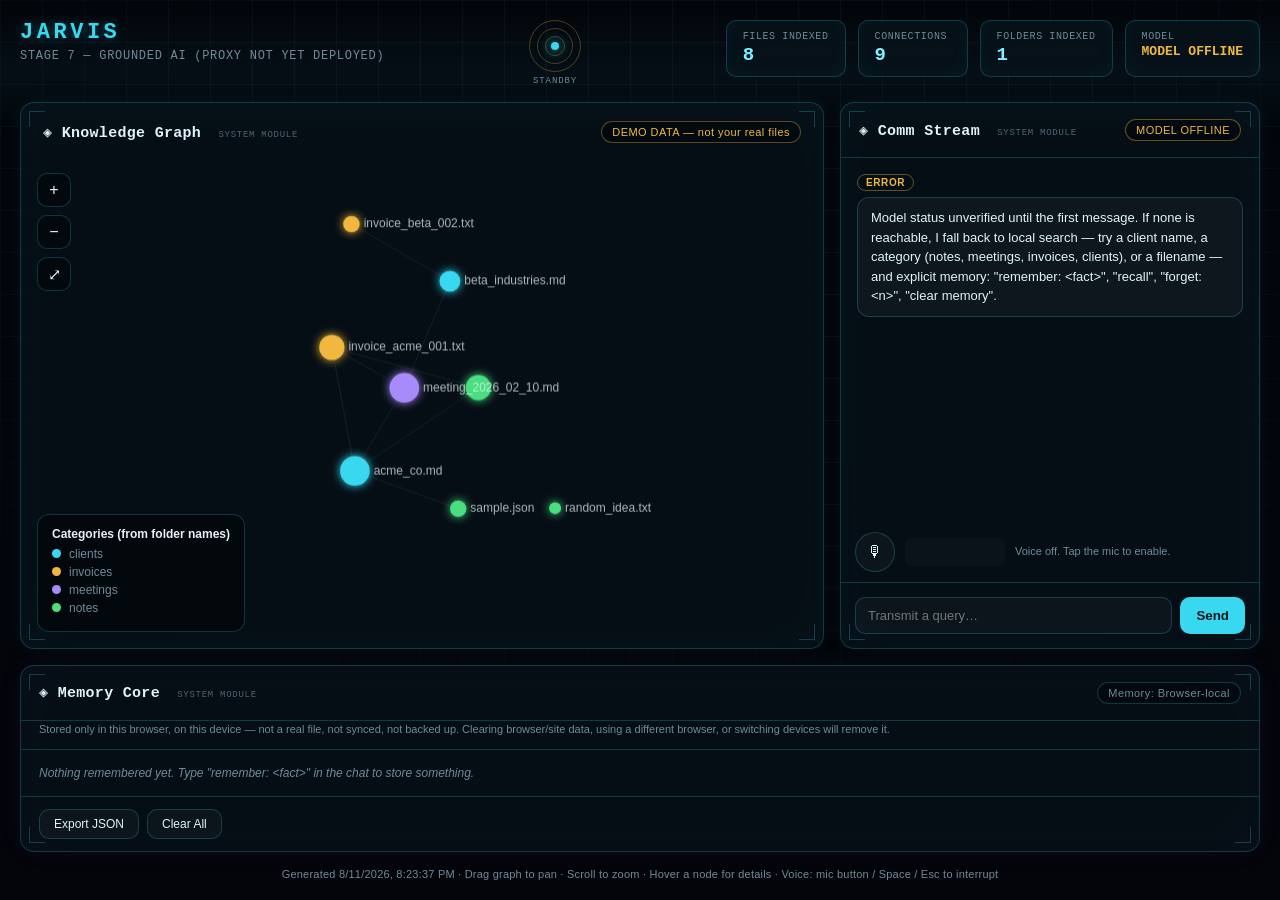
<file: index.html>
<!DOCTYPE html>
<html lang="en">
<head>
<meta charset="UTF-8" />
<meta name="viewport" content="width=device-width, initial-scale=1.0, viewport-fit=cover" />
<title>Jarvis — HUD</title>
<link rel="stylesheet" href="style.css" />
</head>
<body>
  <div id="hud-grid" aria-hidden="true"></div>
  <div id="hud-scanline" aria-hidden="true"></div>

  <div id="app">
    <header id="hud-header">
      <div class="brand">
        <div class="wordmark">JARVIS</div>
        <div class="subtitle">Stage 7 — Grounded AI (proxy not yet deployed)</div>
      </div>

      <div id="hud-core-wrap" aria-hidden="true">
        <div id="hud-core" data-hud-state="idle">
          <div class="hud-core-ring hud-core-ring-1"></div>
          <div class="hud-core-ring hud-core-ring-2"></div>
          <div class="hud-core-ring hud-core-ring-3"></div>
          <div class="hud-core-dot"></div>
        </div>
        <div id="hud-core-label">STANDBY</div>
      </div>

      <div class="stats">
        <div class="stat-chip">
          <div class="label">Files Indexed</div>
          <div class="value" id="stat-files">—</div>
        </div>
        <div class="stat-chip">
          <div class="label">Connections</div>
          <div class="value" id="stat-connections">—</div>
        </div>
        <div class="stat-chip">
          <div class="label">Folders Indexed</div>
          <div class="value" id="stat-folders">—</div>
        </div>
        <div class="stat-chip">
          <div class="label">Model</div>
          <div class="value" id="model-badge" style="font-size:13px;">—</div>
        </div>
      </div>
    </header>

    <div class="body-columns">
    <main class="hud-module">
      <div class="panel-header">
        <div class="title">◈ Knowledge Graph <span class="hud-module-tag">SYSTEM MODULE</span></div>
        <span class="badge demo" id="mode-badge">DEMO DATA — not your real files</span>
      </div>
      <div class="toolbar">
        <button id="zoom-in" title="Zoom in">+</button>
        <button id="zoom-out" title="Zoom out">−</button>
        <button id="zoom-reset" title="Reset view">⤢</button>
      </div>
      <canvas id="graph-canvas"></canvas>
      <div class="legend">
        <div style="color:#e6f1f5;font-weight:600;margin-bottom:6px;">Categories (from folder names)</div>
        <div id="legend-body"></div>
      </div>
      <div class="tooltip" id="tooltip"></div>
      <div class="hud-corner hud-corner-tl" aria-hidden="true"></div>
      <div class="hud-corner hud-corner-tr" aria-hidden="true"></div>
      <div class="hud-corner hud-corner-bl" aria-hidden="true"></div>
      <div class="hud-corner hud-corner-br" aria-hidden="true"></div>
    </main>

    <section id="chat-panel" class="hud-module">
      <div class="panel-header static">
        <div class="title">◈ Comm Stream <span class="hud-module-tag">SYSTEM MODULE</span></div>
        <span class="badge offline" id="model-badge-2">MODEL OFFLINE</span>
      </div>
      <div id="chat-log"></div>
      <div id="voice-row">
        <button id="mic-btn" type="button" title="Voice mode">🎙</button>
        <canvas id="reactor-canvas" width="200" height="40"></canvas>
        <span id="voice-status" data-state="idle"></span>
      </div>
      <form id="chat-form">
        <input id="chat-input" type="text" placeholder="Transmit a query…" autocomplete="off" />
        <button type="submit">Send</button>
      </form>
      <div class="hud-corner hud-corner-tl" aria-hidden="true"></div>
      <div class="hud-corner hud-corner-tr" aria-hidden="true"></div>
      <div class="hud-corner hud-corner-bl" aria-hidden="true"></div>
      <div class="hud-corner hud-corner-br" aria-hidden="true"></div>
    </section>
    </div>

    <section id="memory-panel" class="hud-module">
      <div class="panel-header static">
        <div class="title">◈ Memory Core <span class="hud-module-tag">SYSTEM MODULE</span></div>
        <span class="badge memory-badge" id="memory-badge">Memory: Browser-local</span>
      </div>
      <div class="memory-disclaimer">
        Stored only in this browser, on this device — not a real file, not synced, not backed up. Clearing browser/site data, using a different browser, or switching devices will remove it.
      </div>
      <div id="memory-list"></div>
      <div class="memory-actions">
        <button id="memory-export-btn" type="button">Export JSON</button>
        <button id="memory-clear-btn" type="button">Clear All</button>
      </div>
      <div class="hud-corner hud-corner-tl" aria-hidden="true"></div>
      <div class="hud-corner hud-corner-tr" aria-hidden="true"></div>
      <div class="hud-corner hud-corner-bl" aria-hidden="true"></div>
      <div class="hud-corner hud-corner-br" aria-hidden="true"></div>
    </section>

    <footer>
      Generated <span id="generated-at">—</span> · Drag graph to pan · Scroll to zoom · Hover a node for details · Voice: mic button / Space / Esc to interrupt
    </footer>
  </div>

  <script src="graph-data.js"></script>
  <script src="graph.js"></script>
  <script src="search-data.js"></script>
  <script src="memory.js"></script>
  <script src="tools.js"></script>
  <script src="context.js"></script>
  <script src="llm.js"></script>
  <script src="chat.js"></script>
  <script src="voice.js"></script>
  <script src="memory-ui.js"></script>
  <script src="hud.js"></script>
</body>
</html>
</file>
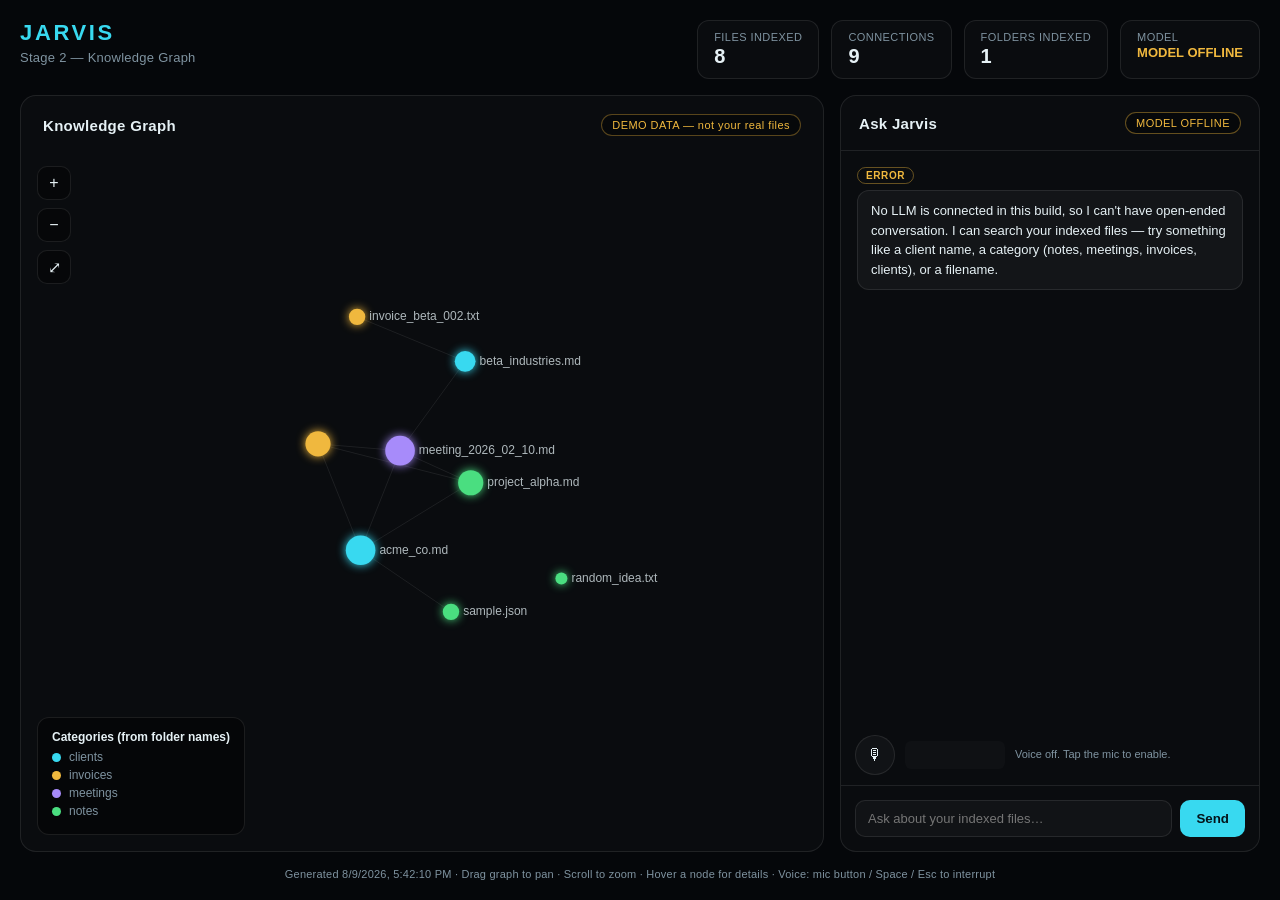
<file: jarvis-stage4-preview.html>
<!DOCTYPE html>
<html lang="en">
<head>
<meta charset="UTF-8" />
<meta name="viewport" content="width=device-width, initial-scale=1.0" />
<title>Jarvis — Knowledge Graph</title>
<style>:root {
  --bg: #05070a;
  --panel: rgba(255, 255, 255, 0.025);
  --panel-border: rgba(255, 255, 255, 0.09);
  --accent: #38d9f0;
  --accent-dim: rgba(56, 217, 240, 0.35);
  --text: #e6f1f5;
  --text-dim: #7f93a0;
  --radius: 16px;
}

* { box-sizing: border-box; }

html, body {
  margin: 0;
  padding: 0;
  background: var(--bg);
  color: var(--text);
  font-family: -apple-system, BlinkMacSystemFont, "Segoe UI", Inter, Roboto, sans-serif;
  height: 100%;
  overflow: hidden;
}

#app {
  display: flex;
  flex-direction: column;
  height: 100vh;
  padding: 20px;
  gap: 16px;
}

header {
  display: flex;
  justify-content: space-between;
  align-items: flex-start;
  flex-wrap: wrap;
  gap: 16px;
}

.brand {
  display: flex;
  flex-direction: column;
  gap: 4px;
}

.brand .wordmark {
  font-size: 22px;
  font-weight: 700;
  letter-spacing: 0.12em;
  color: var(--accent);
}

.brand .subtitle {
  font-size: 13px;
  color: var(--text-dim);
  letter-spacing: 0.02em;
}

.stats {
  display: flex;
  gap: 12px;
  flex-wrap: wrap;
}

.stat-chip {
  background: var(--panel);
  border: 1px solid var(--panel-border);
  border-radius: 12px;
  padding: 10px 16px;
  min-width: 110px;
}

.stat-chip .label {
  font-size: 11px;
  color: var(--text-dim);
  letter-spacing: 0.04em;
  text-transform: uppercase;
}

.stat-chip .value {
  font-size: 20px;
  font-weight: 600;
  margin-top: 2px;
}

main {
  flex: 1;
  min-height: 0;
  background: var(--panel);
  border: 1px solid var(--panel-border);
  border-radius: var(--radius);
  position: relative;
  overflow: hidden;
}

.body-columns {
  flex: 1;
  min-height: 0;
  display: flex;
  gap: 16px;
}
.body-columns main { flex: 1.4; }

#chat-panel {
  flex: 1;
  min-width: 280px;
  max-width: 420px;
  min-height: 0;
  background: var(--panel);
  border: 1px solid var(--panel-border);
  border-radius: var(--radius);
  display: flex;
  flex-direction: column;
  overflow: hidden;
}

.panel-header.static {
  position: static;
  pointer-events: auto;
  border-bottom: 1px solid var(--panel-border);
  padding: 16px 18px;
}

#chat-log {
  flex: 1;
  min-height: 0;
  overflow-y: auto;
  padding: 16px;
  display: flex;
  flex-direction: column;
  gap: 12px;
}

.msg { display: flex; flex-direction: column; gap: 4px; }
.msg-user .bubble {
  align-self: flex-end;
  background: rgba(56, 217, 240, 0.12);
  border: 1px solid var(--accent-dim);
  color: var(--text);
}
.msg-assistant .bubble {
  background: rgba(255, 255, 255, 0.04);
  border: 1px solid var(--panel-border);
}
.bubble {
  border-radius: 12px;
  padding: 10px 13px;
  font-size: 13px;
  line-height: 1.5;
}
.msg-meta {
  font-size: 10.5px;
  color: var(--text-dim);
  padding: 0 4px;
}

.tag {
  font-size: 10px;
  letter-spacing: 0.06em;
  font-weight: 700;
  padding: 2px 8px;
  border-radius: 999px;
  width: fit-content;
  margin-bottom: 2px;
}
.tag-search { color: #4ade80; border: 1px solid rgba(74, 222, 128, 0.4); }
.tag-error { color: #f0b83e; border: 1px solid rgba(240, 184, 62, 0.4); }
.tag-model { color: var(--accent); border: 1px solid var(--accent-dim); }

.result {
  border-top: 1px solid var(--panel-border);
  padding: 6px 0;
}
.result:first-child { border-top: none; padding-top: 0; }
.result-name { font-weight: 600; color: var(--text); word-break: break-all; }
.result-path { font-size: 11px; color: var(--text-dim); margin-top: 1px; }
.result-snippet {
  font-size: 12px;
  color: var(--text-dim);
  margin-top: 4px;
  font-style: italic;
}

#chat-form {
  display: flex;
  gap: 8px;
  padding: 14px;
  border-top: 1px solid var(--panel-border);
}
#chat-input {
  flex: 1;
  background: rgba(255, 255, 255, 0.03);
  border: 1px solid var(--panel-border);
  border-radius: 10px;
  color: var(--text);
  padding: 10px 12px;
  font-size: 13px;
}
#chat-input:focus { outline: none; border-color: var(--accent-dim); }
#chat-form button {
  background: var(--accent);
  color: #04141a;
  border: none;
  border-radius: 10px;
  padding: 0 16px;
  font-weight: 600;
  cursor: pointer;
}

.badge.offline {
  color: #f0b83e;
  border-color: rgba(240, 184, 62, 0.4);
}
#model-badge.offline { color: #f0b83e; }

#voice-row {
  display: flex;
  align-items: center;
  gap: 10px;
  padding: 0 14px 10px;
}
#mic-btn {
  width: 40px;
  height: 40px;
  flex-shrink: 0;
  border-radius: 50%;
  border: 1px solid var(--panel-border);
  background: rgba(255, 255, 255, 0.03);
  color: var(--text);
  font-size: 16px;
  cursor: pointer;
}
#mic-btn[data-state="listening"] {
  border-color: var(--accent);
  color: var(--accent);
  box-shadow: 0 0 12px var(--accent-dim);
}
#mic-btn[data-state="speaking"] {
  border-color: #a78bfa;
  color: #a78bfa;
}
#mic-btn[data-state="error"], #mic-btn[data-state="unavailable"] {
  border-color: rgba(240, 184, 62, 0.5);
  color: #f0b83e;
}
#mic-btn:disabled {
  opacity: 0.4;
  cursor: not-allowed;
}
#reactor-canvas {
  flex-shrink: 0;
  width: 100px;
  height: 28px;
  border-radius: 6px;
  background: rgba(255, 255, 255, 0.02);
}
#voice-status {
  font-size: 11px;
  color: var(--text-dim);
  line-height: 1.4;
}
#voice-status[data-state="error"], #voice-status[data-state="unavailable"] {
  color: #f0b83e;
}
#voice-status[data-state="listening"] { color: var(--accent); }
#voice-status[data-state="speaking"] { color: #a78bfa; }

.panel-header {
  position: absolute;
  top: 0;
  left: 0;
  right: 0;
  display: flex;
  justify-content: space-between;
  align-items: center;
  padding: 18px 22px;
  z-index: 3;
  pointer-events: none;
}

.panel-header .title {
  font-size: 15px;
  font-weight: 600;
  letter-spacing: 0.02em;
}

.badge {
  font-size: 11px;
  letter-spacing: 0.04em;
  padding: 4px 10px;
  border-radius: 999px;
  border: 1px solid var(--panel-border);
  color: var(--text-dim);
  background: rgba(0, 0, 0, 0.3);
}

.badge.demo {
  color: #f0b83e;
  border-color: rgba(240, 184, 62, 0.35);
}

canvas {
  display: block;
  width: 100%;
  height: 100%;
  cursor: grab;
}
canvas:active {
  cursor: grabbing;
}

.toolbar {
  position: absolute;
  left: 16px;
  top: 70px;
  display: flex;
  flex-direction: column;
  gap: 8px;
  z-index: 3;
}

.toolbar button {
  width: 34px;
  height: 34px;
  border-radius: 10px;
  border: 1px solid var(--panel-border);
  background: rgba(0, 0, 0, 0.4);
  color: var(--text);
  font-size: 16px;
  cursor: pointer;
  display: flex;
  align-items: center;
  justify-content: center;
}
.toolbar button:hover {
  border-color: var(--accent-dim);
  color: var(--accent);
}

.legend {
  position: absolute;
  bottom: 16px;
  left: 16px;
  background: rgba(0, 0, 0, 0.45);
  border: 1px solid var(--panel-border);
  border-radius: 12px;
  padding: 12px 14px;
  font-size: 12px;
  color: var(--text-dim);
  z-index: 3;
  max-width: 220px;
}
.legend .row {
  display: flex;
  align-items: center;
  gap: 8px;
  margin: 4px 0;
}
.legend .dot {
  width: 9px;
  height: 9px;
  border-radius: 50%;
  flex-shrink: 0;
}

.tooltip {
  position: absolute;
  pointer-events: none;
  background: rgba(5, 8, 12, 0.95);
  border: 1px solid var(--accent-dim);
  border-radius: 10px;
  padding: 10px 12px;
  font-size: 12px;
  line-height: 1.5;
  z-index: 5;
  display: none;
  max-width: 260px;
}
.tooltip .name {
  color: var(--accent);
  font-weight: 600;
  word-break: break-all;
}
.tooltip .meta {
  color: var(--text-dim);
  margin-top: 2px;
}

footer {
  font-size: 11px;
  color: var(--text-dim);
  text-align: center;
  letter-spacing: 0.02em;
}
</style>
</head>
<body>
  <div id="app">
    <header>
      <div class="brand">
        <div class="wordmark">JARVIS</div>
        <div class="subtitle">Stage 2 — Knowledge Graph</div>
      </div>
      <div class="stats">
        <div class="stat-chip">
          <div class="label">Files Indexed</div>
          <div class="value" id="stat-files">—</div>
        </div>
        <div class="stat-chip">
          <div class="label">Connections</div>
          <div class="value" id="stat-connections">—</div>
        </div>
        <div class="stat-chip">
          <div class="label">Folders Indexed</div>
          <div class="value" id="stat-folders">—</div>
        </div>
        <div class="stat-chip">
          <div class="label">Model</div>
          <div class="value" id="model-badge" style="font-size:13px;">—</div>
        </div>
      </div>
    </header>

    <div class="body-columns">
    <main>
      <div class="panel-header">
        <div class="title">Knowledge Graph</div>
        <span class="badge demo" id="mode-badge">DEMO DATA — not your real files</span>
      </div>
      <div class="toolbar">
        <button id="zoom-in" title="Zoom in">+</button>
        <button id="zoom-out" title="Zoom out">−</button>
        <button id="zoom-reset" title="Reset view">⤢</button>
      </div>
      <canvas id="graph-canvas"></canvas>
      <div class="legend">
        <div style="color:#e6f1f5;font-weight:600;margin-bottom:6px;">Categories (from folder names)</div>
        <div id="legend-body"></div>
      </div>
      <div class="tooltip" id="tooltip"></div>
    </main>

    <section id="chat-panel">
      <div class="panel-header static">
        <div class="title">Ask Jarvis</div>
        <span class="badge offline" id="model-badge-2">MODEL OFFLINE</span>
      </div>
      <div id="chat-log"></div>
      <div id="voice-row">
        <button id="mic-btn" type="button" title="Voice mode">🎙</button>
        <canvas id="reactor-canvas" width="200" height="40"></canvas>
        <span id="voice-status" data-state="idle"></span>
      </div>
      <form id="chat-form">
        <input id="chat-input" type="text" placeholder="Ask about your indexed files…" autocomplete="off" />
        <button type="submit">Send</button>
      </form>
    </section>
    </div>

    <footer>
      Generated <span id="generated-at">—</span> · Drag graph to pan · Scroll to zoom · Hover a node for details · Voice: mic button / Space / Esc to interrupt
    </footer>
  </div>

  <script>// Auto-generated by scripts/build-graph-data.js — do not edit by hand.
// Source: memory/index/latest.json (generated 2026-08-09T17:42:10.526Z)
window.JARVIS_GRAPH_DATA = {
  "generatedAt": "2026-08-09T17:42:10.526Z",
  "foldersConfigured": [
    "/home/claude/jarvis/demo-data"
  ],
  "totalFilesFound": 8,
  "countsByExtension": {
    ".md": 4,
    ".txt": 3,
    ".json": 1
  },
  "graph": {
    "nodes": [
      {
        "id": "/home/claude/jarvis/demo-data/notes/project_alpha.md",
        "name": "project_alpha.md",
        "ext": ".md",
        "category": "notes",
        "degree": 3
      },
      {
        "id": "/home/claude/jarvis/demo-data/notes/random_idea.txt",
        "name": "random_idea.txt",
        "ext": ".txt",
        "category": "notes",
        "degree": 0
      },
      {
        "id": "/home/claude/jarvis/demo-data/notes/sample.json",
        "name": "sample.json",
        "ext": ".json",
        "category": "notes",
        "degree": 1
      },
      {
        "id": "/home/claude/jarvis/demo-data/meetings/meeting_2026_02_10.md",
        "name": "meeting_2026_02_10.md",
        "ext": ".md",
        "category": "meetings",
        "degree": 4
      },
      {
        "id": "/home/claude/jarvis/demo-data/invoices/invoice_acme_001.txt",
        "name": "invoice_acme_001.txt",
        "ext": ".txt",
        "category": "invoices",
        "degree": 3
      },
      {
        "id": "/home/claude/jarvis/demo-data/invoices/invoice_beta_002.txt",
        "name": "invoice_beta_002.txt",
        "ext": ".txt",
        "category": "invoices",
        "degree": 1
      },
      {
        "id": "/home/claude/jarvis/demo-data/clients/acme_co.md",
        "name": "acme_co.md",
        "ext": ".md",
        "category": "clients",
        "degree": 4
      },
      {
        "id": "/home/claude/jarvis/demo-data/clients/beta_industries.md",
        "name": "beta_industries.md",
        "ext": ".md",
        "category": "clients",
        "degree": 2
      }
    ],
    "edges": [
      [
        "/home/claude/jarvis/demo-data/notes/project_alpha.md",
        "/home/claude/jarvis/demo-data/meetings/meeting_2026_02_10.md"
      ],
      [
        "/home/claude/jarvis/demo-data/notes/project_alpha.md",
        "/home/claude/jarvis/demo-data/invoices/invoice_acme_001.txt"
      ],
      [
        "/home/claude/jarvis/demo-data/notes/project_alpha.md",
        "/home/claude/jarvis/demo-data/clients/acme_co.md"
      ],
      [
        "/home/claude/jarvis/demo-data/meetings/meeting_2026_02_10.md",
        "/home/claude/jarvis/demo-data/invoices/invoice_acme_001.txt"
      ],
      [
        "/home/claude/jarvis/demo-data/meetings/meeting_2026_02_10.md",
        "/home/claude/jarvis/demo-data/clients/acme_co.md"
      ],
      [
        "/home/claude/jarvis/demo-data/meetings/meeting_2026_02_10.md",
        "/home/claude/jarvis/demo-data/clients/beta_industries.md"
      ],
      [
        "/home/claude/jarvis/demo-data/invoices/invoice_acme_001.txt",
        "/home/claude/jarvis/demo-data/clients/acme_co.md"
      ],
      [
        "/home/claude/jarvis/demo-data/clients/acme_co.md",
        "/home/claude/jarvis/demo-data/notes/sample.json"
      ],
      [
        "/home/claude/jarvis/demo-data/clients/beta_industries.md",
        "/home/claude/jarvis/demo-data/invoices/invoice_beta_002.txt"
      ]
    ]
  }
};
</script>
  <script>// Jarvis - Stage 2 Knowledge Graph renderer
// Canvas only (not SVG) - stays fast well past 1,500 nodes.
// Repulsion uses a spatial grid with a distance cutoff, so cost stays
// near-linear instead of the O(n^2) you'd get checking every node pair.

(function () {
  'use strict';

  const data = window.JARVIS_GRAPH_DATA;
  const canvas = document.getElementById('graph-canvas');
  const ctx = canvas.getContext('2d');
  const tooltip = document.getElementById('tooltip');
  const legendEl = document.getElementById('legend-body');

  if (!data || !data.graph) {
    ctx.fillStyle = '#e6f1f5';
    ctx.font = '14px sans-serif';
    ctx.fillText('No graph data found. Run the Stage 1 indexer, then the build-graph-data script.', 20, 40);
    return;
  }

  // ---------- Physics constants ----------
  const REPULSION_CUTOFF = 160;   // px, world space - nodes farther apart than this ignore each other
  const REPULSION_STRENGTH = 2600;
  const SPRING_LENGTH = 110;
  const SPRING_STRENGTH = 0.02;
  const CENTER_PULL = 0.002;
  const DAMPING = 0.85;

  // ---------- Category color palette (assigned dynamically, not hardcoded per app) ----------
  const PALETTE = ['#38d9f0', '#f0b83e', '#a78bfa', '#4ade80', '#f472b6', '#fb923c', '#60a5fa', '#facc15'];
  const categories = [...new Set(data.graph.nodes.map((n) => n.category))].sort();
  const categoryColor = new Map(categories.map((c, i) => [c, PALETTE[i % PALETTE.length]]));

  // ---------- Build simulation nodes/edges ----------
  const idToIndex = new Map();
  const nodes = data.graph.nodes.map((n, i) => {
    idToIndex.set(n.id, i);
    const angle = (i / data.graph.nodes.length) * Math.PI * 2;
    return {
      ...n,
      x: Math.cos(angle) * 200,
      y: Math.sin(angle) * 200,
      vx: 0,
      vy: 0,
      radius: 6 + Math.min(n.degree, 12) * 2.2,
      color: categoryColor.get(n.category) || '#38d9f0',
    };
  });

  const edges = data.graph.edges
    .map(([a, b]) => [idToIndex.get(a), idToIndex.get(b)])
    .filter(([a, b]) => a !== undefined && b !== undefined);

  // ---------- Spatial grid for near-linear repulsion ----------
  function buildGrid(cellSize) {
    const grid = new Map();
    const key = (cx, cy) => `${cx},${cy}`;
    for (const node of nodes) {
      const cx = Math.floor(node.x / cellSize);
      const cy = Math.floor(node.y / cellSize);
      const k = key(cx, cy);
      if (!grid.has(k)) grid.set(k, []);
      grid.get(k).push(node);
    }
    return { grid, key, cellSize };
  }

  function applyRepulsion() {
    const { grid, key, cellSize } = buildGrid(REPULSION_CUTOFF);
    for (const node of nodes) {
      const cx = Math.floor(node.x / cellSize);
      const cy = Math.floor(node.y / cellSize);
      for (let dx = -1; dx <= 1; dx++) {
        for (let dy = -1; dy <= 1; dy++) {
          const bucket = grid.get(key(cx + dx, cy + dy));
          if (!bucket) continue;
          for (const other of bucket) {
            if (other === node) continue;
            const ddx = node.x - other.x;
            const ddy = node.y - other.y;
            const distSq = ddx * ddx + ddy * ddy;
            if (distSq > REPULSION_CUTOFF * REPULSION_CUTOFF || distSq < 0.01) continue;
            const dist = Math.sqrt(distSq);
            const force = REPULSION_STRENGTH / distSq;
            node.vx += (ddx / dist) * force;
            node.vy += (ddy / dist) * force;
          }
        }
      }
    }
  }

  function applySprings() {
    for (const [a, b] of edges) {
      const na = nodes[a];
      const nb = nodes[b];
      const ddx = nb.x - na.x;
      const ddy = nb.y - na.y;
      const dist = Math.sqrt(ddx * ddx + ddy * ddy) || 0.01;
      const force = (dist - SPRING_LENGTH) * SPRING_STRENGTH;
      const fx = (ddx / dist) * force;
      const fy = (ddy / dist) * force;
      na.vx += fx;
      na.vy += fy;
      nb.vx -= fx;
      nb.vy -= fy;
    }
  }

  function applyCentering() {
    for (const node of nodes) {
      node.vx -= node.x * CENTER_PULL;
      node.vy -= node.y * CENTER_PULL;
    }
  }

  function tick() {
    applyRepulsion();
    applySprings();
    applyCentering();
    for (const node of nodes) {
      node.vx *= DAMPING;
      node.vy *= DAMPING;
      node.x += node.vx;
      node.y += node.vy;
    }
  }

  // ---------- Pan / zoom state ----------
  let panX = 0, panY = 0, zoom = 1;
  let dragging = false, lastMouseX = 0, lastMouseY = 0;
  let hoveredNode = null;

  function resize() {
    const rect = canvas.parentElement.getBoundingClientRect();
    canvas.width = rect.width * devicePixelRatio;
    canvas.height = rect.height * devicePixelRatio;
    canvas.style.width = rect.width + 'px';
    canvas.style.height = rect.height + 'px';
  }
  window.addEventListener('resize', resize);
  resize();

  function worldToScreen(x, y) {
    const cx = canvas.width / 2 + (x + panX) * zoom;
    const cy = canvas.height / 2 + (y + panY) * zoom;
    return [cx, cy];
  }

  function screenToWorld(sx, sy) {
    const x = (sx * devicePixelRatio - canvas.width / 2) / zoom - panX;
    const y = (sy * devicePixelRatio - canvas.height / 2) / zoom - panY;
    return [x, y];
  }

  // ---------- Rendering ----------
  function draw() {
    ctx.clearRect(0, 0, canvas.width, canvas.height);

    // Edges
    ctx.lineWidth = 1 * devicePixelRatio;
    for (const [a, b] of edges) {
      const na = nodes[a], nb = nodes[b];
      const highlighted = hoveredNode && (na === hoveredNode || nb === hoveredNode);
      ctx.strokeStyle = highlighted ? 'rgba(56, 217, 240, 0.7)' : 'rgba(255, 255, 255, 0.08)';
      const [ax, ay] = worldToScreen(na.x, na.y);
      const [bx, by] = worldToScreen(nb.x, nb.y);
      ctx.beginPath();
      ctx.moveTo(ax, ay);
      ctx.lineTo(bx, by);
      ctx.stroke();
    }

    // Nodes
    for (const node of nodes) {
      const [sx, sy] = worldToScreen(node.x, node.y);
      const r = node.radius * zoom * devicePixelRatio;
      const dimmed = hoveredNode && node !== hoveredNode && !edges.some(
        ([a, b]) => (nodes[a] === hoveredNode && nodes[b] === node) || (nodes[b] === hoveredNode && nodes[a] === node)
      );

      ctx.save();
      ctx.globalAlpha = dimmed ? 0.25 : 1;
      ctx.shadowColor = node.color;
      ctx.shadowBlur = (node === hoveredNode ? 22 : 10) * devicePixelRatio;
      ctx.fillStyle = node.color;
      ctx.beginPath();
      ctx.arc(sx, sy, r, 0, Math.PI * 2);
      ctx.fill();
      ctx.restore();
    }

    // Labels - most-connected first, skip any that collide with an already-placed box
    ctx.font = `${12 * devicePixelRatio}px sans-serif`;
    ctx.textBaseline = 'middle';
    const placedBoxes = [];
    const sorted = [...nodes].sort((a, b) => b.degree - a.degree);
    for (const node of sorted) {
      const [sx, sy] = worldToScreen(node.x, node.y);
      const r = node.radius * zoom * devicePixelRatio;
      if (sx < -50 || sx > canvas.width + 50 || sy < -50 || sy > canvas.height + 50) continue;
      const label = node.name;
      const textWidth = ctx.measureText(label).width;
      const boxX = sx + r + 4;
      const boxY = sy - 7 * devicePixelRatio;
      const boxW = textWidth + 6;
      const boxH = 14 * devicePixelRatio;

      const collides = placedBoxes.some((b) =>
        boxX < b.x + b.w && boxX + boxW > b.x && boxY < b.y + b.h && boxY + boxH > b.y
      );
      if (collides) continue;
      placedBoxes.push({ x: boxX, y: boxY, w: boxW, h: boxH });

      ctx.fillStyle = node === hoveredNode ? '#e6f1f5' : 'rgba(230, 241, 245, 0.75)';
      ctx.fillText(label, boxX, sy);
    }
  }

  function loop() {
    tick();
    draw();
    requestAnimationFrame(loop);
  }

  // ---------- Interaction ----------
  canvas.addEventListener('mousedown', (e) => {
    dragging = true;
    lastMouseX = e.clientX;
    lastMouseY = e.clientY;
  });
  window.addEventListener('mouseup', () => { dragging = false; });
  window.addEventListener('mousemove', (e) => {
    if (dragging) {
      panX += (e.clientX - lastMouseX) / zoom;
      panY += (e.clientY - lastMouseY) / zoom;
      lastMouseX = e.clientX;
      lastMouseY = e.clientY;
    }
    const rect = canvas.getBoundingClientRect();
    const [wx, wy] = screenToWorld(e.clientX - rect.left, e.clientY - rect.top);
    let closest = null, closestDist = Infinity;
    for (const node of nodes) {
      const dx = node.x - wx, dy = node.y - wy;
      const d = Math.sqrt(dx * dx + dy * dy);
      if (d < node.radius + 8 && d < closestDist) { closest = node; closestDist = d; }
    }
    hoveredNode = closest;
    if (closest) {
      tooltip.style.display = 'block';
      tooltip.style.left = (e.clientX - rect.left + 16) + 'px';
      tooltip.style.top = (e.clientY - rect.top + 12) + 'px';
      tooltip.innerHTML = `<div class="name">${closest.name}</div>` +
        `<div class="meta">Category: ${closest.category}<br>Type: ${closest.ext}<br>Connections: ${closest.degree}</div>`;
    } else {
      tooltip.style.display = 'none';
    }
  });
  canvas.addEventListener('wheel', (e) => {
    e.preventDefault();
    const delta = e.deltaY > 0 ? 0.9 : 1.1;
    zoom = Math.min(4, Math.max(0.2, zoom * delta));
  }, { passive: false });

  document.getElementById('zoom-in').addEventListener('click', () => { zoom = Math.min(4, zoom * 1.2); });
  document.getElementById('zoom-out').addEventListener('click', () => { zoom = Math.max(0.2, zoom / 1.2); });
  document.getElementById('zoom-reset').addEventListener('click', () => { zoom = 1; panX = 0; panY = 0; });

  // ---------- Header stats + legend (real data only, nothing invented) ----------
  document.getElementById('stat-files').textContent = data.totalFilesFound;
  document.getElementById('stat-connections').textContent = data.graph.edges.length;
  document.getElementById('stat-folders').textContent = data.foldersConfigured.length;
  document.getElementById('generated-at').textContent = new Date(data.generatedAt).toLocaleString();

  // Badge reflects the actual indexed folders - not hardcoded.
  const isDemo = data.foldersConfigured.some((f) => f.includes('demo-data'));
  const badge = document.getElementById('mode-badge');
  if (isDemo) {
    badge.textContent = 'DEMO DATA — not your real files';
    badge.classList.add('demo');
  } else {
    badge.textContent = 'Indexed from your configured folders';
    badge.classList.remove('demo');
  }

  legendEl.innerHTML = categories.map((c) =>
    `<div class="row"><span class="dot" style="background:${categoryColor.get(c)}"></span>${c}</div>`
  ).join('');

  loop();
})();
</script>
  <script>// Auto-generated by scripts/build-search-index.js - do not edit by hand.
// Caches text content of your indexed files so the in-browser search can
// work without a server. Stays local: nothing here is ever transmitted
// anywhere - there are no network calls in this file or in chat.js.
window.JARVIS_SEARCH_DATA = {"generatedAt":"2026-08-09T17:42:10.594Z","foldersConfigured":["/home/claude/jarvis/demo-data"],"inaccessibleFolders":[],"totalFiles":8,"contentCached":8,"skippedNonText":0,"skippedTooLarge":0,"skippedUnreadable":0,"truncated":0,"errors":[],"files":[{"id":"/home/claude/jarvis/demo-data/notes/project_alpha.md","name":"project_alpha.md","ext":".md","category":"notes","size":111,"mtime":"2026-08-09T07:49:25.561Z","content":"# Project Alpha (DEMO DATA)\nClient: acme_co\nRelated invoice: invoice_acme_001\nDiscussed in meeting_2026_02_10.\n"},{"id":"/home/claude/jarvis/demo-data/notes/random_idea.txt","name":"random_idea.txt","ext":".txt","category":"notes","size":54,"mtime":"2026-08-09T07:49:25.565Z","content":"Just a standalone demo note with no cross-references.\n"},{"id":"/home/claude/jarvis/demo-data/notes/sample.json","name":"sample.json","ext":".json","category":"notes","size":282,"mtime":"2026-08-09T07:49:25.584Z","content":"{\n  \"name\": \"jarvis-local\",\n  \"version\": \"0.1.0\",\n  \"private\": true,\n  \"description\": \"Jarvis - local personal assistant (Stage 1: read-only folder indexer)\",\n  \"main\": \"src/indexer.js\",\n  \"scripts\": {\n    \"index\": \"node src/indexer.js\"\n  },\n  \"engines\": {\n    \"node\": \">=16\"\n  }\n}\n"},{"id":"/home/claude/jarvis/demo-data/meetings/meeting_2026_02_10.md","name":"meeting_2026_02_10.md","ext":".md","category":"meetings","size":139,"mtime":"2026-08-09T07:49:25.544Z","content":"# Meeting Notes - 2026-02-10 (DEMO DATA)\nAttendees: acme_co, beta_industries\nDiscussed project_alpha timeline and invoice_acme_001 status.\n"},{"id":"/home/claude/jarvis/demo-data/invoices/invoice_acme_001.txt","name":"invoice_acme_001.txt","ext":".txt","category":"invoices","size":111,"mtime":"2026-08-09T07:49:25.545Z","content":"DEMO INVOICE - FICTIONAL DATA\nClient: acme_co\nProject: project_alpha\nAmount: [placeholder - not a real figure]\n"},{"id":"/home/claude/jarvis/demo-data/invoices/invoice_beta_002.txt","name":"invoice_beta_002.txt","ext":".txt","category":"invoices","size":96,"mtime":"2026-08-09T07:49:25.550Z","content":"DEMO INVOICE - FICTIONAL DATA\nClient: beta_industries\nAmount: [placeholder - not a real figure]\n"},{"id":"/home/claude/jarvis/demo-data/clients/acme_co.md","name":"acme_co.md","ext":".md","category":"clients","size":163,"mtime":"2026-08-09T07:49:25.537Z","content":"# Acme Co (DEMO / FICTIONAL CLIENT)\nContact: Jane Sample\nNotes: Discussed in meeting_2026_02_10 and mentioned in invoice_acme_001.\nRelated project: project_alpha.\n"},{"id":"/home/claude/jarvis/demo-data/clients/beta_industries.md","name":"beta_industries.md","ext":".md","category":"clients","size":121,"mtime":"2026-08-09T07:49:25.542Z","content":"# Beta Industries (DEMO / FICTIONAL CLIENT)\nContact: Sam Placeholder\nRelated to invoice_beta_002 and meeting_2026_02_10.\n"}]};
</script>
  <script>// Jarvis - Stage 3 conversation + tools layer
//
// IMPORTANT: there is no LLM wired into this build. callModel() below is a
// stub that always reports unavailable. Every response in this file comes
// from local keyword search or a fixed system message - never from a
// model - and every message is tagged with which one produced it, so
// keyword matching is never presented as if a model were talking.
//
// Wiring up a real model later means adding an API key and, almost
// certainly, a paid API - per your guardrails that happens only after
// you explicitly approve it.

(function () {
  'use strict';

  const searchData = window.JARVIS_SEARCH_DATA;
  const chatLog = document.getElementById('chat-log');
  const chatForm = document.getElementById('chat-form');
  const chatInput = document.getElementById('chat-input');
  const modelBadge = document.getElementById('model-badge');

  if (!searchData) {
    modelBadge.textContent = 'SEARCH INDEX MISSING';
    modelBadge.classList.add('offline');
    return;
  }

  // ---------- Stub model interface ----------
  // Always unavailable in this build. Kept as an explicit function (rather
  // than just omitted) so the offline path below has one clear place to
  // check, instead of scattering "if no model" logic everywhere.
  async function callModel(/* messages */) {
    return { available: false, reason: 'No LLM is configured in this build.' };
  }

  const MODEL_AVAILABLE = false; // set once, drives the badge below

  function renderModelBadge() {
    const badges = [modelBadge, document.getElementById('model-badge-2')].filter(Boolean);
    for (const b of badges) {
      if (MODEL_AVAILABLE) {
        b.textContent = 'MODEL ONLINE';
        b.classList.remove('offline');
      } else {
        b.textContent = 'MODEL OFFLINE';
        b.classList.add('offline');
      }
    }
  }
  renderModelBadge();

  // ---------- Local search engine (keyword / TF scoring over cached content) ----------
  function tokenize(str) {
    return (str.toLowerCase().match(/[a-z0-9]+/g) || []).filter((t) => t.length >= 2);
  }

  const STOPWORDS = new Set([
    'the','a','an','is','are','was','were','be','been','to','of','in','on','for',
    'and','or','with','about','what','who','where','when','why','how','me','my',
    'you','your','it','this','that','do','does','did','can','could','please',
    'find','search','show','tell','i','we','us','have','has','had',
  ]);

  function searchFiles(query, limit = 5) {
    const terms = tokenize(query).filter((t) => !STOPWORDS.has(t));
    if (terms.length === 0) return [];

    const results = [];
    for (const file of searchData.files) {
      const nameTokens = tokenize(file.name + ' ' + file.category);
      const contentTokens = file.content ? tokenize(file.content) : [];
      let score = 0;
      let matchedTerms = new Set();

      for (const term of terms) {
        const nameHits = nameTokens.filter((t) => t === term).length;
        const contentHits = contentTokens.filter((t) => t === term).length;
        if (nameHits > 0) { score += nameHits * 5; matchedTerms.add(term); }
        if (contentHits > 0) { score += contentHits * 1; matchedTerms.add(term); }
      }

      if (score > 0) {
        let snippet = null;
        if (file.content) {
          const lower = file.content.toLowerCase();
          const firstTerm = terms.find((t) => lower.includes(t));
          if (firstTerm) {
            const idx = lower.indexOf(firstTerm);
            const start = Math.max(0, idx - 60);
            const end = Math.min(file.content.length, idx + 100);
            snippet = (start > 0 ? '…' : '') + file.content.slice(start, end).trim() + (end < file.content.length ? '…' : '');
          }
        }
        results.push({ file, score, matchedTerms: [...matchedTerms], snippet });
      }
    }

    results.sort((a, b) => b.score - a.score);
    return results.slice(0, limit);
  }

  // ---------- Offline router ----------
  // Scores the query against indexed vocabulary (filenames + categories +
  // cached content) to decide "this looks like it's about your files" vs
  // "this looks like open-ended conversation." This is explicit heuristic
  // scoring, shown to the user - never disguised as model reasoning.
  function buildVocabulary() {
    const vocab = new Set();
    for (const file of searchData.files) {
      for (const t of tokenize(file.name)) vocab.add(t);
      for (const t of tokenize(file.category)) vocab.add(t);
    }
    return vocab;
  }
  const vocabulary = buildVocabulary();

  function routeQuery(query) {
    const terms = tokenize(query).filter((t) => !STOPWORDS.has(t));
    if (terms.length === 0) return { route: 'empty', matchedVocab: [] };
    const matchedVocab = terms.filter((t) => vocabulary.has(t));
    const vocabRatio = matchedVocab.length / terms.length;
    // Simple, visible threshold: if at least one term matches something in
    // your indexed filenames/categories, treat this as a search request.
    if (matchedVocab.length > 0) {
      return { route: 'search', matchedVocab, vocabRatio };
    }
    return { route: 'conversation', matchedVocab, vocabRatio };
  }

  // ---------- Chat rendering ----------
  // speakText (optional): a short plain-text version for voice output
  // (Stage 4). If omitted, assistant messages fall back to a stripped
  // version of `text`. This function's existing behavior is unchanged
  // when Stage 4's voice.js isn't loaded - the hook call below is a no-op
  // in that case.
  function stripHtml(html) {
    const tmp = document.createElement('div');
    tmp.innerHTML = html;
    return tmp.textContent || tmp.innerText || '';
  }

  function addMessage({ role, kind, text, meta, speakText }) {
    const wrap = document.createElement('div');
    wrap.className = `msg msg-${role}`;

    if (role === 'assistant') {
      const tag = document.createElement('div');
      tag.className = `tag tag-${kind}`;
      tag.textContent = kind === 'search' ? 'SEARCH RESULT' : kind === 'error' ? 'ERROR' : 'SYSTEM · NO MODEL';
      wrap.appendChild(tag);
    }

    const body = document.createElement('div');
    body.className = 'bubble';
    body.innerHTML = text;
    wrap.appendChild(body);

    if (meta) {
      const metaEl = document.createElement('div');
      metaEl.className = 'msg-meta';
      metaEl.textContent = meta;
      wrap.appendChild(metaEl);
    }

    chatLog.appendChild(wrap);
    chatLog.scrollTop = chatLog.scrollHeight;

    if (role === 'assistant' && typeof window.JARVIS_ON_ASSISTANT_MESSAGE === 'function') {
      window.JARVIS_ON_ASSISTANT_MESSAGE(kind, speakText || stripHtml(text));
    }
  }

  function escapeHtml(s) {
    return s.replace(/[&<>"']/g, (c) => ({ '&':'&amp;','<':'&lt;','>':'&gt;','"':'&quot;',"'":'&#39;' }[c]));
  }

  async function handleQuery(query) {
    addMessage({ role: 'user', text: escapeHtml(query) });

    const modelResult = await callModel(query);
    if (modelResult.available) {
      // Unreachable in this build - MODEL_AVAILABLE is hardcoded false -
      // but kept so the branch exists honestly rather than being absent.
      addMessage({ role: 'assistant', kind: 'model', text: escapeHtml(modelResult.text) });
      return;
    }

    const routing = routeQuery(query);

    if (routing.route === 'empty') {
      addMessage({
        role: 'assistant', kind: 'error',
        text: `I couldn't find any searchable words in that.`,
      });
      return;
    }

    if (routing.route === 'search') {
      const results = searchFiles(query);
      if (results.length === 0) {
        addMessage({
          role: 'assistant', kind: 'search',
          text: `No matches in the indexed files for: ${escapeHtml(routing.matchedVocab.join(', '))}.`,
          meta: `Model offline — routed to local search because these words matched indexed filenames/categories, but no file content matched.`,
        });
        return;
      }
      const html = results.map((r) => {
        const snippetHtml = r.snippet ? `<div class="result-snippet">${escapeHtml(r.snippet)}</div>` : '';
        return `<div class="result">
          <div class="result-name">${escapeHtml(r.file.name)}</div>
          <div class="result-path">${escapeHtml(r.file.category)} · ${escapeHtml(r.file.ext)} · score ${r.score}</div>
          ${snippetHtml}
        </div>`;
      }).join('');
      // Concise version for voice output (Stage 4) - the on-screen text
      // above still shows every result in full; this is only what gets
      // spoken aloud, so voice doesn't read out every snippet verbatim.
      const speakText = results.length === 1
        ? `Found 1 match: ${results[0].file.name}.`
        : `Found ${results.length} matches. Top result: ${results[0].file.name}.`;
      addMessage({
        role: 'assistant', kind: 'search',
        text: html,
        meta: `Model offline — routed to local search. Matched indexed terms: ${routing.matchedVocab.join(', ')}.`,
        speakText,
      });
      return;
    }

    // route === 'conversation', but there is no model to converse with.
    addMessage({
      role: 'assistant', kind: 'error',
      text: `Model offline, and this didn't match anything in your indexed files, so I have no grounded way to answer it. Try asking about something in your indexed data — e.g. a filename, client, or category.`,
      meta: `Local routing found no indexed-vocabulary matches for this query.`,
    });
  }

  chatForm.addEventListener('submit', (e) => {
    e.preventDefault();
    const query = chatInput.value.trim();
    if (!query) return;
    chatInput.value = '';
    handleQuery(query);
  });

  // ---------- Stage 4 hook ----------
  // Exposes handleQuery so voice.js can feed transcribed speech through the
  // exact same router/search path text input uses - no separate code path,
  // no separate behavior. Purely additive; nothing above this line changes.
  window.JarvisChat = { handleQuery };

  // ---------- Startup message ----------
  addMessage({
    role: 'assistant', kind: 'error',
    text: `No LLM is connected in this build, so I can't have open-ended conversation. I can search your indexed files — try something like a client name, a category (${[...new Set(searchData.files.map(f => f.category))].join(', ')}), or a filename.`,
  });
})();
</script>
  <script>// Jarvis - Stage 4: voice input/output + reactor
//
// Everything here is additive to Stage 3. If this file fails to load, or
// none of the required browser APIs exist, Stage 3's text chat is
// completely unaffected - chat.js has no dependency on this file.
//
// DISCLOSURE: this uses the browser's built-in SpeechRecognition API for
// speech-to-text. On most browsers (including Chrome for Android) that
// API sends captured audio to the browser vendor's servers to do the
// transcription - it is not fully on-device. This is free (no API key,
// no cost to you) but it is a real network call, unlike every other part
// of this app, which makes none. Text-to-speech (speechSynthesis) may
// also use on-device or cloud voices depending on your browser/OS.
//
// No LLM is involved anywhere in this file. Voice input is transcribed
// speech fed into the exact same offline router/search used by typed
// text (window.JarvisChat.handleQuery) - never a separate "smarter" path.

(function () {
  'use strict';

  const micBtn = document.getElementById('mic-btn');
  const voiceStatus = document.getElementById('voice-status');
  const reactorCanvas = document.getElementById('reactor-canvas');
  const reactorCtx = reactorCanvas ? reactorCanvas.getContext('2d') : null;

  if (!micBtn || !voiceStatus || !window.JarvisChat) {
    // Stage 3 UI elements/hook not present - nothing to wire up.
    return;
  }

  // ---------- State ----------
  // Declared before feature detection below, because the degrade branch
  // calls setStatus() immediately, and setStatus() reads/writes `state`.
  // (A `let` declared later in this scope is in the temporal dead zone
  // until its own line runs - calling a function that touches it any
  // earlier throws. Caught by voice-engine test 8, fixed here.)
  // idle -> listening -> processing -> speaking -> (listening again, if
  // still in voice mode) or idle (if voice mode turned off)
  let state = 'idle';
  let voiceModeEnabled = false;
  let recognition = null;
  let audioStream = null;
  let audioCtx = null;
  let analyser = null;
  let levelIntervalId = null; // setInterval, per the Stage 4 spec - NOT requestAnimationFrame

  function setStatus(newState, message) {
    state = newState;
    voiceStatus.textContent = message;
    voiceStatus.dataset.state = newState;
    micBtn.dataset.state = newState;
    micBtn.textContent = newState === 'listening' ? '●' : newState === 'speaking' ? '▮' : newState === 'processing' ? '…' : '🎙';
  }

  // ---------- Feature detection (degrade loudly, never silently) ----------
  const SpeechRecognitionCtor = window.SpeechRecognition || window.webkitSpeechRecognition;
  const sttAvailable = !!SpeechRecognitionCtor;
  const ttsAvailable = !!(window.speechSynthesis && window.SpeechSynthesisUtterance);
  const micAvailable = !!(navigator.mediaDevices && navigator.mediaDevices.getUserMedia);

  function missingCapabilities() {
    const missing = [];
    if (!sttAvailable) missing.push('speech recognition');
    if (!ttsAvailable) missing.push('speech synthesis');
    if (!micAvailable) missing.push('microphone access (getUserMedia)');
    return missing;
  }

  const missing = missingCapabilities();
  if (missing.length > 0) {
    micBtn.disabled = true;
    micBtn.title = `Voice unavailable: this browser is missing ${missing.join(', ')}.`;
    setStatus('unavailable', `VOICE UNAVAILABLE — this browser is missing: ${missing.join(', ')}.`);
    return; // nothing below this point can safely run
  }

  setStatus('idle', 'Voice off. Tap the mic to enable.');

  // ---------- Reactor: setInterval-driven level meter ----------
  // Deliberately setInterval, not requestAnimationFrame: RAF stops
  // entirely in a backgrounded tab, which would make the mic look "dead"
  // with no indication why. setInterval keeps running (throttled, but not
  // stopped) in the background.
  function drawReactor(level) {
    if (!reactorCtx) return;
    const w = reactorCanvas.width, h = reactorCanvas.height;
    reactorCtx.clearRect(0, 0, w, h);
    const bars = 20;
    const barW = w / bars;
    for (let i = 0; i < bars; i++) {
      // Deterministic pseudo-variation per bar from the single real level
      // reading - not fabricated audio data, just a visual spread of one
      // real measurement so the bars aren't all identical heights.
      const wobble = 0.5 + 0.5 * Math.sin(i * 1.3 + level * 10);
      const barH = Math.max(2, level * h * wobble);
      reactorCtx.fillStyle = '#38d9f0';
      reactorCtx.globalAlpha = 0.35 + level * 0.65;
      reactorCtx.fillRect(i * barW + 1, h - barH, barW - 2, barH);
    }
    reactorCtx.globalAlpha = 1;
  }

  function clearReactor() {
    if (!reactorCtx) return;
    reactorCtx.clearRect(0, 0, reactorCanvas.width, reactorCanvas.height);
  }

  function startLevelMeter(stream) {
    audioCtx = new (window.AudioContext || window.webkitAudioContext)();
    const source = audioCtx.createMediaStreamSource(stream);
    analyser = audioCtx.createAnalyser();
    analyser.fftSize = 256;
    source.connect(analyser);
    const data = new Uint8Array(analyser.frequencyBinCount);

    levelIntervalId = setInterval(() => {
      analyser.getByteTimeDomainData(data);
      let sumSquares = 0;
      for (let i = 0; i < data.length; i++) {
        const v = (data[i] - 128) / 128;
        sumSquares += v * v;
      }
      const rms = Math.sqrt(sumSquares / data.length); // real measured level, 0..~1
      drawReactor(Math.min(1, rms * 4));
    }, 50);
  }

  function stopLevelMeter() {
    if (levelIntervalId) { clearInterval(levelIntervalId); levelIntervalId = null; }
    if (audioCtx) { audioCtx.close().catch(() => {}); audioCtx = null; }
    analyser = null;
    clearReactor();
  }

  // ---------- Microphone stream (for the reactor; independent of SpeechRecognition's own mic use) ----------
  function acquireMic() {
    return navigator.mediaDevices.getUserMedia({ audio: true }).then((stream) => {
      audioStream = stream;
      startLevelMeter(stream);
    });
  }

  function releaseMic() {
    stopLevelMeter();
    if (audioStream) {
      audioStream.getTracks().forEach((t) => t.stop());
      audioStream = null;
    }
  }

  // ---------- Speech recognition (single-shot per turn, not continuous streaming) ----------
  function createRecognition() {
    const r = new SpeechRecognitionCtor();
    r.continuous = false;
    r.interimResults = false;
    r.lang = 'en-US';

    r.onresult = (e) => {
      const transcript = e.results[0][0].transcript;
      setStatus('processing', `Heard: "${transcript}" — routing…`);
      window.JarvisChat.handleQuery(transcript);
      // The assistant's response, once rendered, triggers speak() via the
      // JARVIS_ON_ASSISTANT_MESSAGE hook below.
    };

    r.onerror = (e) => {
      if (e.error === 'no-speech') {
        // Not a real failure - just nothing heard. Restart quietly if still in voice mode.
        if (voiceModeEnabled) startListening();
        else setStatus('idle', 'Voice off.');
        return;
      }
      setStatus('error', `Speech recognition error: ${e.error}. Tap the mic to try again.`);
      voiceModeEnabled = false;
      releaseMic();
    };

    r.onend = () => {
      // Recognition stopped (either we stopped it, or it timed out).
      // Only auto-restart if we're still supposed to be listening and
      // nothing else (processing/speaking) has taken over.
      if (voiceModeEnabled && state === 'listening') {
        startListening();
      }
    };

    return r;
  }

  function startListening() {
    if (!voiceModeEnabled) return;
    try {
      recognition = createRecognition();
      recognition.start();
      setStatus('listening', 'Listening… speak now.');
    } catch (err) {
      setStatus('error', `Could not start listening: ${err.message}`);
      voiceModeEnabled = false;
      releaseMic();
    }
  }

  function stopListeningInternal() {
    if (recognition) {
      recognition.onend = null; // prevent auto-restart from the stop we're about to trigger
      try { recognition.stop(); } catch (err) { /* already stopped */ }
      recognition = null;
    }
  }

  // ---------- Text-to-speech ----------
  function speak(text) {
    if (!text) {
      // Nothing to say - go straight back to listening if still in voice mode.
      if (voiceModeEnabled) startListening(); else setStatus('idle', 'Voice off.');
      return;
    }
    // Mic must be deaf while Jarvis speaks, or it transcribes itself.
    stopListeningInternal();
    setStatus('speaking', 'Jarvis is speaking…');

    const utter = new SpeechSynthesisUtterance(text);
    utter.onend = () => {
      if (voiceModeEnabled) startListening();
      else setStatus('idle', 'Voice off.');
    };
    utter.onerror = () => {
      setStatus('error', 'Speech synthesis failed.');
      if (voiceModeEnabled) startListening();
    };
    window.speechSynthesis.speak(utter);
  }

  // Hook from chat.js: fires after every assistant message is rendered,
  // whether the query came from voice or typed text. If voice mode is on,
  // Jarvis speaks the response; if not, this is a no-op.
  window.JARVIS_ON_ASSISTANT_MESSAGE = function (kind, speakText) {
    if (!voiceModeEnabled) return;
    speak(speakText);
  };

  // ---------- Barge-in ----------
  // Explicit actions only, per spec: mic button, Space, or Esc. Never
  // relies on the mic accidentally picking up the user's voice over
  // Jarvis's own output.
  function bargeIn() {
    if (state === 'speaking') {
      window.speechSynthesis.cancel();
      if (voiceModeEnabled) startListening();
    }
  }

  function disableVoiceMode() {
    voiceModeEnabled = false;
    window.speechSynthesis.cancel();
    stopListeningInternal();
    releaseMic();
    setStatus('idle', 'Voice off. Tap the mic to enable.');
  }

  function enableVoiceMode() {
    voiceModeEnabled = true;
    setStatus('processing', 'Requesting microphone…');
    acquireMic()
      .then(() => startListening())
      .catch((err) => {
        voiceModeEnabled = false;
        setStatus('error', `Microphone permission denied or unavailable (${err.name || err.message}).`);
      });
  }

  micBtn.addEventListener('click', () => {
    if (!voiceModeEnabled) {
      enableVoiceMode();
    } else if (state === 'speaking') {
      bargeIn();
    } else {
      disableVoiceMode();
    }
  });

  window.addEventListener('keydown', (e) => {
    if (e.key === 'Escape' && voiceModeEnabled) {
      disableVoiceMode();
    }
    if (e.key === ' ' && voiceModeEnabled && state === 'speaking') {
      const active = document.activeElement;
      const typing = active && (active.tagName === 'INPUT' || active.tagName === 'TEXTAREA');
      if (!typing) {
        e.preventDefault();
        bargeIn();
      }
    }
  });
})();
</script>
</body>
</html>
</file>
<file: style.css>
:root {
  --bg: #03050a;
  --panel: rgba(10, 22, 32, 0.55);
  --panel-border: rgba(56, 217, 240, 0.22);
  --accent: #38d9f0;
  --accent-dim: rgba(56, 217, 240, 0.35);
  --accent-strong: #7ff0ff;
  --danger: #f0b83e;
  --text: #dff4fa;
  --text-dim: #6f8b99;
  --radius: 14px;
  --mono: 'Courier New', ui-monospace, 'SF Mono', Consolas, monospace;
}

* { box-sizing: border-box; }

html, body {
  margin: 0;
  padding: 0;
  background: var(--bg);
  color: var(--text);
  font-family: -apple-system, BlinkMacSystemFont, "Segoe UI", Inter, Roboto, sans-serif;
  height: 100%;
  overflow: hidden;
  position: relative;
}

#app {
  display: flex;
  flex-direction: column;
  height: 100vh;
  padding: 20px;
  gap: 16px;
  position: relative;
  z-index: 1;
}

header {
  display: flex;
  justify-content: space-between;
  align-items: flex-start;
  flex-wrap: wrap;
  gap: 16px;
}

.brand {
  display: flex;
  flex-direction: column;
  gap: 4px;
}

.brand .wordmark {
  font-family: var(--mono);
  font-size: 22px;
  font-weight: 700;
  letter-spacing: 0.16em;
  color: var(--accent);
  text-shadow: 0 0 12px var(--accent-dim);
}

.brand .subtitle {
  font-family: var(--mono);
  font-size: 12px;
  color: var(--text-dim);
  letter-spacing: 0.06em;
  text-transform: uppercase;
}

.stats {
  display: flex;
  gap: 12px;
  flex-wrap: wrap;
}

.stat-chip {
  background: var(--panel);
  backdrop-filter: blur(10px);
  border: 1px solid var(--panel-border);
  border-radius: 10px;
  padding: 10px 16px;
  min-width: 110px;
  box-shadow: inset 0 0 20px rgba(56, 217, 240, 0.04);
}

.stat-chip .label {
  font-family: var(--mono);
  font-size: 10px;
  color: var(--text-dim);
  letter-spacing: 0.06em;
  text-transform: uppercase;
}

.stat-chip .value {
  font-family: var(--mono);
  font-size: 19px;
  font-weight: 600;
  margin-top: 2px;
  color: var(--accent-strong);
}

main {
  flex: 1;
  min-height: 0;
  background: var(--panel);
  backdrop-filter: blur(10px);
  border: 1px solid var(--panel-border);
  border-radius: var(--radius);
  position: relative;
  overflow: hidden;
  box-shadow: inset 0 0 60px rgba(56, 217, 240, 0.03), 0 0 24px rgba(56, 217, 240, 0.05);
}

.body-columns {
  flex: 1;
  min-height: 0;
  display: flex;
  gap: 16px;
}
.body-columns main { flex: 1.4; }

#chat-panel {
  flex: 1;
  min-width: 280px;
  max-width: 420px;
  min-height: 0;
  background: var(--panel);
  backdrop-filter: blur(10px);
  border: 1px solid var(--panel-border);
  border-radius: var(--radius);
  display: flex;
  flex-direction: column;
  overflow: hidden;
  box-shadow: inset 0 0 60px rgba(56, 217, 240, 0.03), 0 0 24px rgba(56, 217, 240, 0.05);
  position: relative;
}

.panel-header.static {
  position: static;
  pointer-events: auto;
  border-bottom: 1px solid var(--panel-border);
  padding: 16px 18px;
}

#chat-log {
  flex: 1;
  min-height: 0;
  overflow-y: auto;
  padding: 16px;
  display: flex;
  flex-direction: column;
  gap: 12px;
}

.msg { display: flex; flex-direction: column; gap: 4px; }
.msg-user .bubble {
  align-self: flex-end;
  background: rgba(56, 217, 240, 0.12);
  border: 1px solid var(--accent-dim);
  color: var(--text);
}
.msg-assistant .bubble {
  background: rgba(255, 255, 255, 0.04);
  border: 1px solid var(--panel-border);
}
.bubble {
  border-radius: 12px;
  padding: 10px 13px;
  font-size: 13px;
  line-height: 1.5;
}
.msg-meta {
  font-size: 10.5px;
  color: var(--text-dim);
  padding: 0 4px;
}

.tag {
  font-size: 10px;
  letter-spacing: 0.06em;
  font-weight: 700;
  padding: 2px 8px;
  border-radius: 999px;
  width: fit-content;
  margin-bottom: 2px;
}
.tag-search { color: #4ade80; border: 1px solid rgba(74, 222, 128, 0.4); }
.tag-error { color: #f0b83e; border: 1px solid rgba(240, 184, 62, 0.4); }
.tag-model { color: var(--accent); border: 1px solid var(--accent-dim); }
.tag-memory { color: #a78bfa; border: 1px solid rgba(167, 139, 250, 0.4); }

.result {
  border-top: 1px solid var(--panel-border);
  padding: 6px 0;
}
.result:first-child { border-top: none; padding-top: 0; }
.result-name { font-weight: 600; color: var(--text); word-break: break-all; }
.result-path { font-size: 11px; color: var(--text-dim); margin-top: 1px; }
.result-snippet {
  font-size: 12px;
  color: var(--text-dim);
  margin-top: 4px;
  font-style: italic;
}

#chat-form {
  display: flex;
  gap: 8px;
  padding: 14px;
  border-top: 1px solid var(--panel-border);
}
#chat-input {
  flex: 1;
  background: rgba(255, 255, 255, 0.03);
  border: 1px solid var(--panel-border);
  border-radius: 10px;
  color: var(--text);
  padding: 10px 12px;
  font-size: 13px;
}
#chat-input:focus { outline: none; border-color: var(--accent-dim); }
#chat-form button {
  background: var(--accent);
  color: #04141a;
  border: none;
  border-radius: 10px;
  padding: 0 16px;
  font-weight: 600;
  cursor: pointer;
}

.badge.offline {
  color: #f0b83e;
  border-color: rgba(240, 184, 62, 0.4);
}
#model-badge.offline { color: #f0b83e; }

#voice-row {
  display: flex;
  align-items: center;
  gap: 10px;
  padding: 0 14px 10px;
}
#mic-btn {
  width: 40px;
  height: 40px;
  flex-shrink: 0;
  border-radius: 50%;
  border: 1px solid var(--panel-border);
  background: rgba(255, 255, 255, 0.03);
  color: var(--text);
  font-size: 16px;
  cursor: pointer;
}
#mic-btn[data-state="listening"] {
  border-color: var(--accent);
  color: var(--accent);
  box-shadow: 0 0 12px var(--accent-dim);
}
#mic-btn[data-state="speaking"] {
  border-color: #a78bfa;
  color: #a78bfa;
}
#mic-btn[data-state="error"], #mic-btn[data-state="unavailable"] {
  border-color: rgba(240, 184, 62, 0.5);
  color: #f0b83e;
}
#mic-btn:disabled {
  opacity: 0.4;
  cursor: not-allowed;
}
#reactor-canvas {
  flex-shrink: 0;
  width: 100px;
  height: 28px;
  border-radius: 6px;
  background: rgba(255, 255, 255, 0.02);
}
#voice-status {
  font-size: 11px;
  color: var(--text-dim);
  line-height: 1.4;
}
#voice-status[data-state="error"], #voice-status[data-state="unavailable"] {
  color: #f0b83e;
}
#voice-status[data-state="listening"] { color: var(--accent); }
#voice-status[data-state="speaking"] { color: #a78bfa; }

#memory-panel {
  background: var(--panel);
  backdrop-filter: blur(10px);
  border: 1px solid var(--panel-border);
  border-radius: var(--radius);
  overflow: hidden;
  position: relative;
  box-shadow: inset 0 0 60px rgba(167, 139, 250, 0.03), 0 0 24px rgba(167, 139, 250, 0.05);
}
.memory-badge {
  color: #a78bfa;
  border-color: rgba(167, 139, 250, 0.4);
}
.memory-disclaimer {
  font-size: 11px;
  color: var(--text-dim);
  padding: 0 18px 12px;
  line-height: 1.5;
  border-bottom: 1px solid var(--panel-border);
}
#memory-list {
  max-height: 220px;
  overflow-y: auto;
  padding: 10px 18px;
  display: flex;
  flex-direction: column;
  gap: 8px;
}
.memory-empty {
  font-size: 12px;
  color: var(--text-dim);
  font-style: italic;
  padding: 6px 0;
}
.memory-item {
  display: flex;
  justify-content: space-between;
  align-items: flex-start;
  gap: 10px;
  border: 1px solid var(--panel-border);
  border-radius: 10px;
  padding: 8px 10px;
  background: rgba(167, 139, 250, 0.05);
}
.memory-item .memory-text {
  font-size: 12.5px;
  color: var(--text);
  word-break: break-word;
}
.memory-item .memory-meta {
  font-size: 10px;
  color: var(--text-dim);
  margin-top: 3px;
}
.memory-item button {
  flex-shrink: 0;
  background: transparent;
  border: 1px solid var(--panel-border);
  color: var(--text-dim);
  border-radius: 8px;
  padding: 3px 8px;
  font-size: 11px;
  cursor: pointer;
}
.memory-item button:hover { color: #f0b83e; border-color: rgba(240, 184, 62, 0.4); }
.memory-actions {
  display: flex;
  gap: 8px;
  padding: 12px 18px;
  border-top: 1px solid var(--panel-border);
}
.memory-actions button {
  background: rgba(255, 255, 255, 0.03);
  border: 1px solid var(--panel-border);
  color: var(--text);
  border-radius: 10px;
  padding: 7px 14px;
  font-size: 12px;
  cursor: pointer;
}
.memory-actions button:hover { border-color: var(--accent-dim); color: var(--accent); }
#memory-clear-btn:hover { border-color: rgba(240, 184, 62, 0.4) !important; color: #f0b83e !important; }

.panel-header {
  position: absolute;
  top: 0;
  left: 0;
  right: 0;
  display: flex;
  justify-content: space-between;
  align-items: center;
  padding: 18px 22px;
  z-index: 3;
  pointer-events: none;
}

.panel-header .title {
  font-size: 15px;
  font-weight: 600;
  letter-spacing: 0.02em;
}

.badge {
  font-size: 11px;
  letter-spacing: 0.04em;
  padding: 4px 10px;
  border-radius: 999px;
  border: 1px solid var(--panel-border);
  color: var(--text-dim);
  background: rgba(0, 0, 0, 0.3);
}

.badge.demo {
  color: #f0b83e;
  border-color: rgba(240, 184, 62, 0.35);
}

canvas {
  display: block;
  width: 100%;
  height: 100%;
  cursor: grab;
}
canvas:active {
  cursor: grabbing;
}

.toolbar {
  position: absolute;
  left: 16px;
  top: 70px;
  display: flex;
  flex-direction: column;
  gap: 8px;
  z-index: 3;
}

.toolbar button {
  width: 34px;
  height: 34px;
  border-radius: 10px;
  border: 1px solid var(--panel-border);
  background: rgba(0, 0, 0, 0.4);
  color: var(--text);
  font-size: 16px;
  cursor: pointer;
  display: flex;
  align-items: center;
  justify-content: center;
}
.toolbar button:hover {
  border-color: var(--accent-dim);
  color: var(--accent);
}

.legend {
  position: absolute;
  bottom: 16px;
  left: 16px;
  background: rgba(0, 0, 0, 0.45);
  border: 1px solid var(--panel-border);
  border-radius: 12px;
  padding: 12px 14px;
  font-size: 12px;
  color: var(--text-dim);
  z-index: 3;
  max-width: 220px;
}
.legend .row {
  display: flex;
  align-items: center;
  gap: 8px;
  margin: 4px 0;
}
.legend .dot {
  width: 9px;
  height: 9px;
  border-radius: 50%;
  flex-shrink: 0;
}

.tooltip {
  position: absolute;
  pointer-events: none;
  background: rgba(5, 8, 12, 0.95);
  border: 1px solid var(--accent-dim);
  border-radius: 10px;
  padding: 10px 12px;
  font-size: 12px;
  line-height: 1.5;
  z-index: 5;
  display: none;
  max-width: 260px;
}
.tooltip .name {
  color: var(--accent);
  font-weight: 600;
  word-break: break-all;
}
.tooltip .meta {
  color: var(--text-dim);
  margin-top: 2px;
}

footer {
  font-size: 11px;
  color: var(--text-dim);
  text-align: center;
  letter-spacing: 0.02em;
}

/* ============================================================
   Stage 6 — HUD effects
   Everything below is additive/decorative. It restyles existing
   selectors' surroundings and adds new hud-* elements; it never
   changes any element an existing script depends on functionally.
   ============================================================ */

/* Ambient grid background */
#hud-grid {
  position: fixed;
  inset: 0;
  z-index: 0;
  pointer-events: none;
  background-image:
    linear-gradient(rgba(56, 217, 240, 0.05) 1px, transparent 1px),
    linear-gradient(90deg, rgba(56, 217, 240, 0.05) 1px, transparent 1px);
  background-size: 42px 42px;
  mask-image: radial-gradient(ellipse 90% 80% at 50% 20%, black 40%, transparent 90%);
  animation: hud-grid-drift 40s linear infinite;
}
@keyframes hud-grid-drift {
  from { background-position: 0 0, 0 0; }
  to { background-position: 84px 84px, 84px 84px; }
}

/* Ambient scanline sweep - subtle, single soft band, not a strobe */
#hud-scanline {
  position: fixed;
  inset: 0;
  z-index: 0;
  pointer-events: none;
  overflow: hidden;
}
#hud-scanline::after {
  content: '';
  position: absolute;
  left: 0;
  right: 0;
  height: 140px;
  background: linear-gradient(180deg, transparent, rgba(56, 217, 240, 0.05), transparent);
  animation: hud-scan-sweep 9s ease-in-out infinite;
}
@keyframes hud-scan-sweep {
  0% { top: -140px; }
  50% { top: 100%; }
  100% { top: -140px; }
}

/* Central core */
#hud-core-wrap {
  display: flex;
  flex-direction: column;
  align-items: center;
  gap: 4px;
  flex-shrink: 0;
}
#hud-core {
  position: relative;
  width: 52px;
  height: 52px;
}
.hud-core-ring {
  position: absolute;
  inset: 0;
  border-radius: 50%;
  border: 1.5px solid var(--accent-dim);
}
.hud-core-ring-1 { animation: hud-spin 6s linear infinite; border-top-color: var(--accent); }
.hud-core-ring-2 { inset: 8px; animation: hud-spin-rev 4s linear infinite; border-right-color: var(--accent-strong); }
.hud-core-ring-3 { inset: 16px; animation: hud-spin 3s linear infinite; }
.hud-core-dot {
  position: absolute;
  inset: 22px;
  border-radius: 50%;
  background: var(--accent);
  box-shadow: 0 0 12px 3px var(--accent-dim);
  transition: background 0.3s, box-shadow 0.3s;
}
@keyframes hud-spin { from { transform: rotate(0); } to { transform: rotate(360deg); } }
@keyframes hud-spin-rev { from { transform: rotate(360deg); } to { transform: rotate(0); } }

#hud-core-label {
  font-family: var(--mono);
  font-size: 9px;
  letter-spacing: 0.1em;
  color: var(--text-dim);
}

/* Core state colors - driven by hud.js observing voice.js's existing
   data-state on #mic-btn; voice.js itself is never modified. */
#hud-core[data-hud-state="listening"] .hud-core-dot { background: var(--accent-strong); box-shadow: 0 0 18px 5px var(--accent-dim); }
#hud-core[data-hud-state="listening"] .hud-core-ring-1 { animation-duration: 2s; }
#hud-core[data-hud-state="speaking"] .hud-core-dot { background: #a78bfa; box-shadow: 0 0 18px 5px rgba(167, 139, 250, 0.5); }
#hud-core[data-hud-state="speaking"] .hud-core-ring-2 { animation-duration: 1.2s; }
#hud-core[data-hud-state="error"] .hud-core-dot,
#hud-core[data-hud-state="unavailable"] .hud-core-dot { background: var(--danger); box-shadow: 0 0 18px 5px rgba(240, 184, 62, 0.5); }
#hud-core[data-hud-state="searching"] .hud-core-dot { background: #4ade80; box-shadow: 0 0 18px 5px rgba(74, 222, 128, 0.5); }
#hud-core[data-hud-state="searching"] .hud-core-ring-3 { animation-duration: 1.5s; }
#hud-core[data-hud-state="thinking"] .hud-core-dot { background: var(--accent-strong); box-shadow: 0 0 18px 5px var(--accent-dim); }
#hud-core[data-hud-state="thinking"] .hud-core-ring-1,
#hud-core[data-hud-state="thinking"] .hud-core-ring-2,
#hud-core[data-hud-state="thinking"] .hud-core-ring-3 { animation-duration: 1s; }
#hud-core[data-hud-state="tool_executing"] .hud-core-dot { background: #fb923c; box-shadow: 0 0 18px 5px rgba(251, 146, 60, 0.5); }
#hud-core[data-hud-state="tool_executing"] .hud-core-ring-2 { animation-duration: 0.6s; }
#hud-core.hud-core-offline .hud-core-ring { border-color: rgba(240, 184, 62, 0.3); }
#hud-core.hud-core-pulse .hud-core-dot { animation: hud-pulse 0.7s ease-out; }
@keyframes hud-pulse {
  0% { transform: scale(1); }
  40% { transform: scale(1.6); }
  100% { transform: scale(1); }
}

/* Module framing - corner brackets on the three main panels */
.hud-module { position: relative; }
.hud-corner {
  position: absolute;
  width: 16px;
  height: 16px;
  border: 1.5px solid var(--accent-dim);
  pointer-events: none;
  z-index: 2;
  opacity: 0.7;
}
.hud-corner-tl { top: 8px; left: 8px; border-right: none; border-bottom: none; }
.hud-corner-tr { top: 8px; right: 8px; border-left: none; border-bottom: none; }
.hud-corner-bl { bottom: 8px; left: 8px; border-right: none; border-top: none; }
.hud-corner-br { bottom: 8px; right: 8px; border-left: none; border-top: none; }

.hud-module-tag {
  font-family: var(--mono);
  font-size: 9px;
  letter-spacing: 0.08em;
  color: var(--text-dim);
  font-weight: 400;
  margin-left: 8px;
  opacity: 0.7;
}

.panel-header .title {
  font-family: var(--mono);
  letter-spacing: 0.02em;
}

/* ============================================================
   Responsive: narrow mobile viewports.
   The previous layout had no breakpoint at all - #chat-panel's
   min-width:280px next to main's flex:1.4 would overflow badly
   below ~700px. This stacks everything into one column.
   ============================================================ */
@media (max-width: 720px) {
  #app { padding: 12px; gap: 12px; }

  header { gap: 10px; }
  #hud-core-wrap { order: -1; width: 100%; flex-direction: row; justify-content: center; gap: 10px; }
  #hud-core { width: 36px; height: 36px; }

  .stats { gap: 8px; }
  .stat-chip { min-width: 0; flex: 1 1 calc(50% - 8px); padding: 8px 10px; }
  .stat-chip .value { font-size: 15px; }

  .body-columns { flex-direction: column; }
  .body-columns main { flex: 1 1 260px; min-height: 220px; }
  #chat-panel { max-width: none; min-width: 0; flex: 1 1 320px; }

  #memory-list { max-height: 160px; }

  .panel-header .title { font-size: 13px; }
  .hud-module-tag { display: none; } /* redundant on narrow screens, saves space */

  #voice-row { flex-wrap: wrap; }
  #reactor-canvas { flex: 1 1 auto; width: auto; }

  footer { font-size: 10px; line-height: 1.5; }
}

@media (max-width: 420px) {
  .brand .wordmark { font-size: 18px; }
  #hud-core { width: 30px; height: 30px; }
  .stat-chip { flex: 1 1 100%; }
}
</file>
